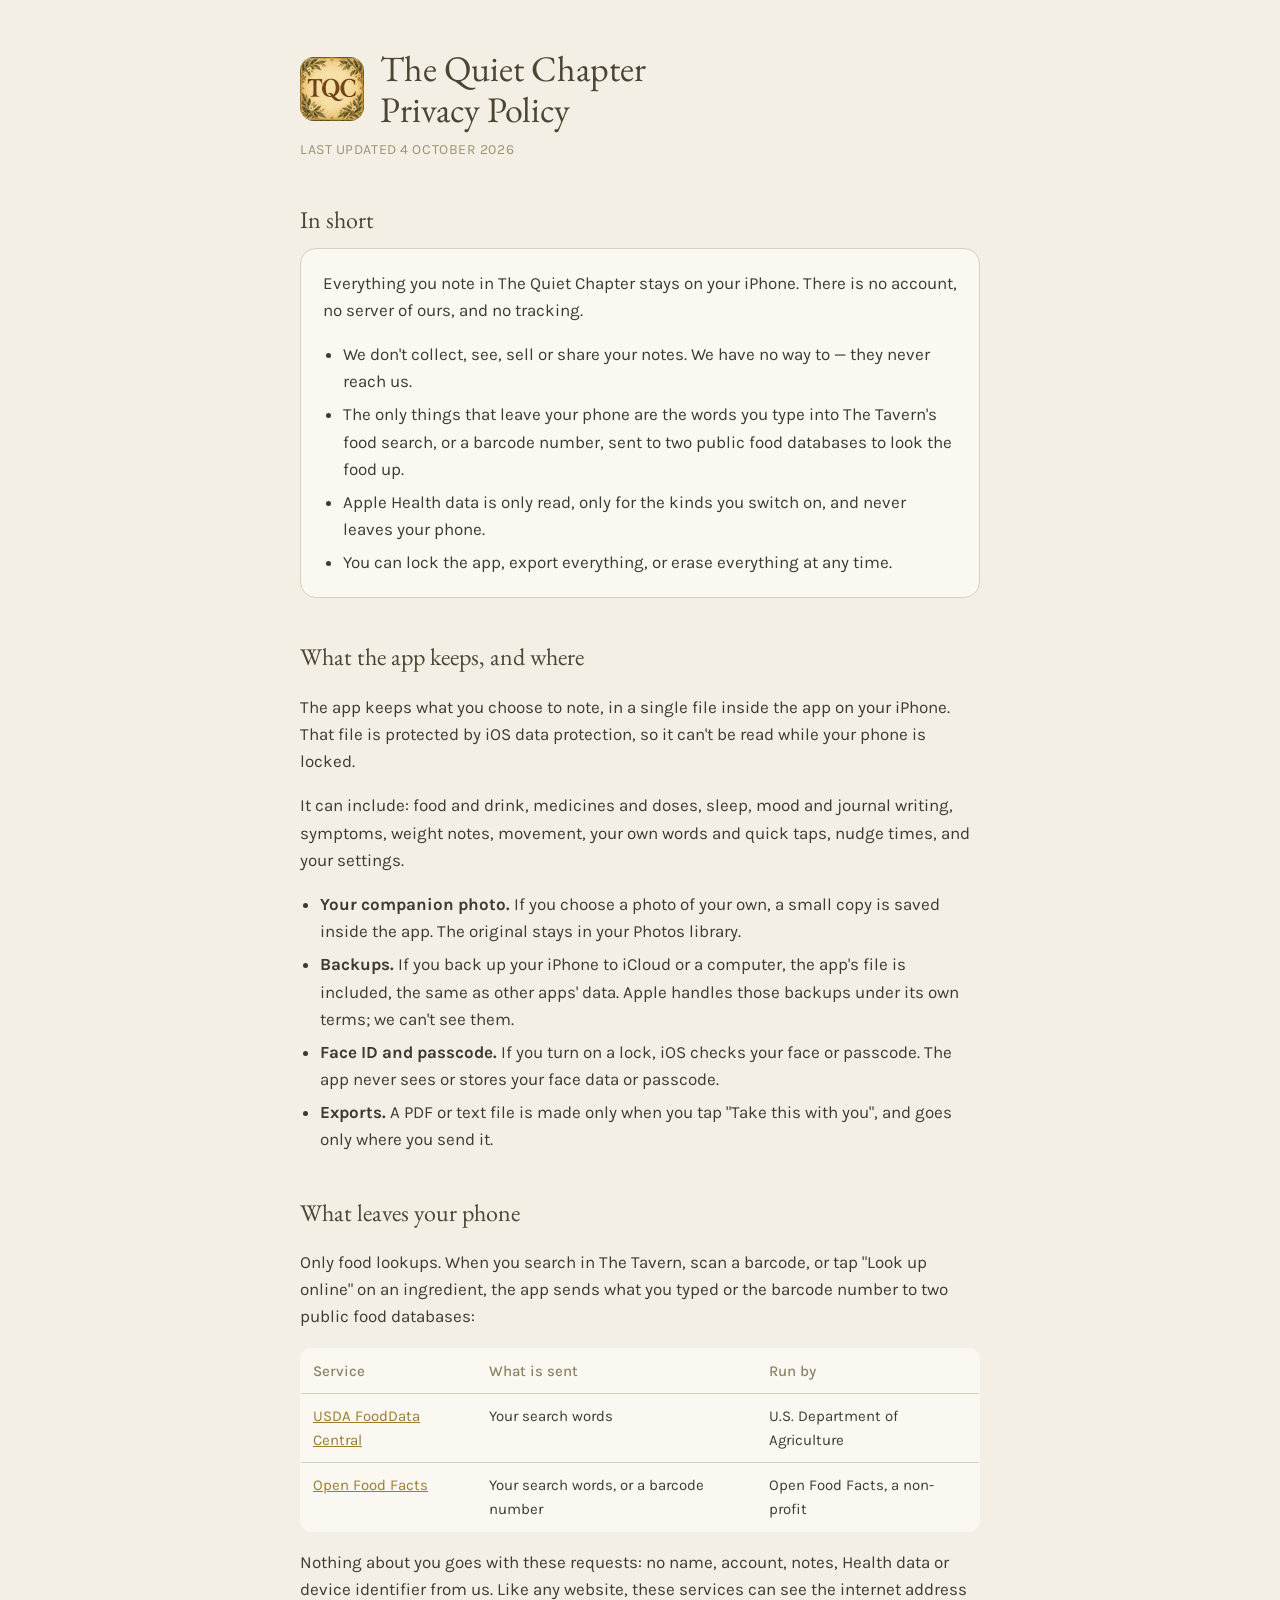
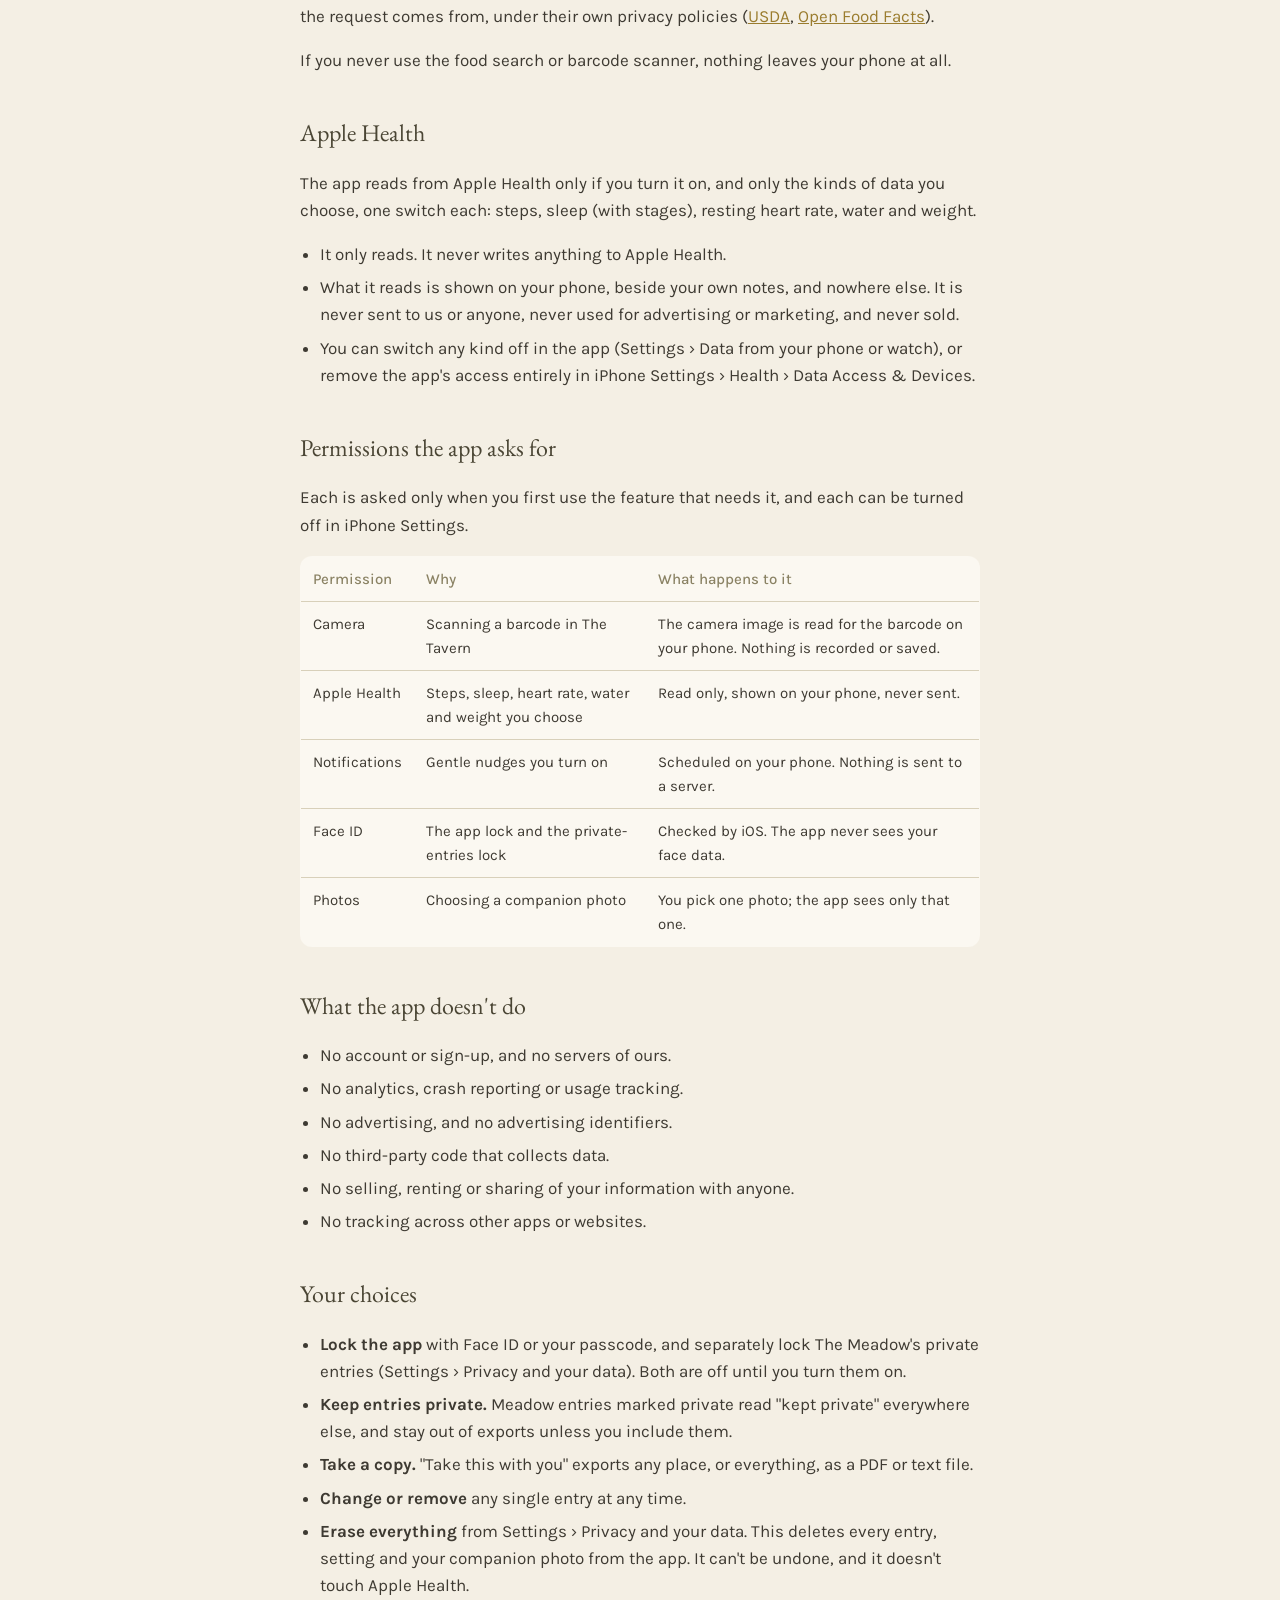
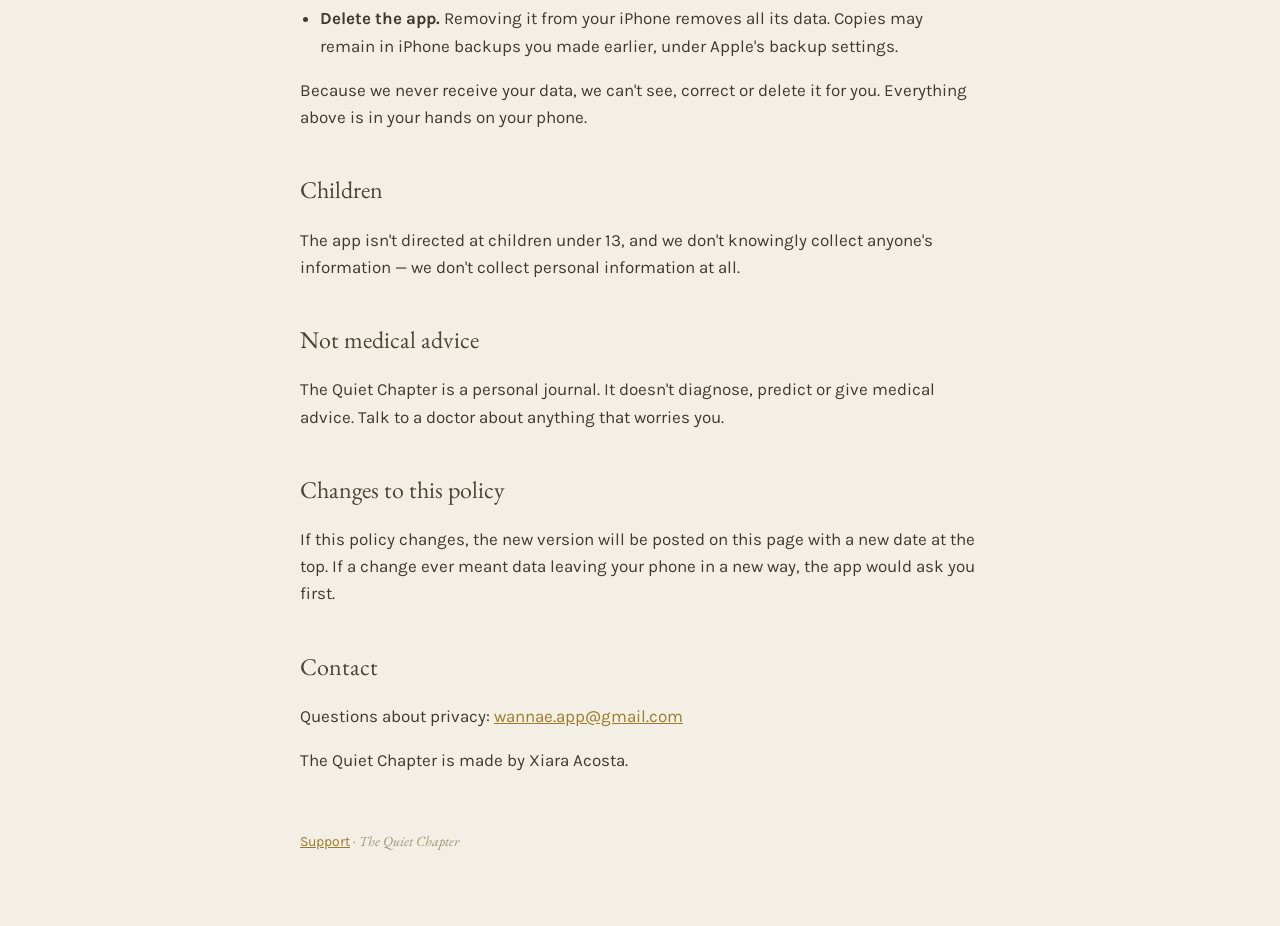
<file: index.html>
<!doctype html>
<html lang="en">
<head>
  <meta charset="utf-8">
  <meta name="viewport" content="width=device-width, initial-scale=1">
  <title>Privacy Policy · The Quiet Chapter</title>
  <meta name="description" content="How The Quiet Chapter handles your information: everything you note stays on your iPhone.">
  <link rel="preconnect" href="https://fonts.googleapis.com">
  <link rel="preconnect" href="https://fonts.gstatic.com" crossorigin>
  <link href="https://fonts.googleapis.com/css2?family=EB+Garamond:ital@0;1&family=Karla:wght@400;500&display=swap" rel="stylesheet">
  <link rel="stylesheet" href="style.css">
  <link rel="icon" href="icon.png">
</head>
<body>
<main>
  <header>
    <img src="icon.png" alt="">
    <h1>The Quiet Chapter<br>Privacy Policy</h1>
  </header>
  <p class="updated">Last updated 4 October 2026</p>

  <h2>In short</h2>
  <div class="card">
    <p>Everything you note in The Quiet Chapter stays on your iPhone. There is no account, no server of ours, and no tracking.</p>
    <ul>
      <li>We don't collect, see, sell or share your notes. We have no way to — they never reach us.</li>
      <li>The only things that leave your phone are the words you type into The Tavern's food search, or a barcode number, sent to two public food databases to look the food up.</li>
      <li>Apple Health data is only read, only for the kinds you switch on, and never leaves your phone.</li>
      <li>You can lock the app, export everything, or erase everything at any time.</li>
    </ul>
  </div>

  <h2>What the app keeps, and where</h2>
  <p>The app keeps what you choose to note, in a single file inside the app on your iPhone. That file is protected by iOS data protection, so it can't be read while your phone is locked.</p>
  <p>It can include: food and drink, medicines and doses, sleep, mood and journal writing, symptoms, weight notes, movement, your own words and quick taps, nudge times, and your settings.</p>
  <ul>
    <li><strong>Your companion photo.</strong> If you choose a photo of your own, a small copy is saved inside the app. The original stays in your Photos library.</li>
    <li><strong>Backups.</strong> If you back up your iPhone to iCloud or a computer, the app's file is included, the same as other apps' data. Apple handles those backups under its own terms; we can't see them.</li>
    <li><strong>Face ID and passcode.</strong> If you turn on a lock, iOS checks your face or passcode. The app never sees or stores your face data or passcode.</li>
    <li><strong>Exports.</strong> A PDF or text file is made only when you tap "Take this with you", and goes only where you send it.</li>
  </ul>

  <h2>What leaves your phone</h2>
  <p>Only food lookups. When you search in The Tavern, scan a barcode, or tap "Look up online" on an ingredient, the app sends what you typed or the barcode number to two public food databases:</p>
  <table>
    <thead><tr><th>Service</th><th>What is sent</th><th>Run by</th></tr></thead>
    <tbody>
      <tr><td><a href="https://fdc.nal.usda.gov">USDA FoodData Central</a></td><td>Your search words</td><td>U.S. Department of Agriculture</td></tr>
      <tr><td><a href="https://world.openfoodfacts.org">Open Food Facts</a></td><td>Your search words, or a barcode number</td><td>Open Food Facts, a non-profit</td></tr>
    </tbody>
  </table>
  <p>Nothing about you goes with these requests: no name, account, notes, Health data or device identifier from us. Like any website, these services can see the internet address the request comes from, under their own privacy policies (<a href="https://www.usda.gov/privacy-policy">USDA</a>, <a href="https://world.openfoodfacts.org/privacy">Open Food Facts</a>).</p>
  <p>If you never use the food search or barcode scanner, nothing leaves your phone at all.</p>

  <h2>Apple Health</h2>
  <p>The app reads from Apple Health only if you turn it on, and only the kinds of data you choose, one switch each: steps, sleep (with stages), resting heart rate, water and weight.</p>
  <ul>
    <li>It only reads. It never writes anything to Apple Health.</li>
    <li>What it reads is shown on your phone, beside your own notes, and nowhere else. It is never sent to us or anyone, never used for advertising or marketing, and never sold.</li>
    <li>You can switch any kind off in the app (Settings › Data from your phone or watch), or remove the app's access entirely in iPhone Settings › Health › Data Access &amp; Devices.</li>
  </ul>

  <h2>Permissions the app asks for</h2>
  <p>Each is asked only when you first use the feature that needs it, and each can be turned off in iPhone Settings.</p>
  <table>
    <thead><tr><th>Permission</th><th>Why</th><th>What happens to it</th></tr></thead>
    <tbody>
      <tr><td>Camera</td><td>Scanning a barcode in The Tavern</td><td>The camera image is read for the barcode on your phone. Nothing is recorded or saved.</td></tr>
      <tr><td>Apple Health</td><td>Steps, sleep, heart rate, water and weight you choose</td><td>Read only, shown on your phone, never sent.</td></tr>
      <tr><td>Notifications</td><td>Gentle nudges you turn on</td><td>Scheduled on your phone. Nothing is sent to a server.</td></tr>
      <tr><td>Face ID</td><td>The app lock and the private-entries lock</td><td>Checked by iOS. The app never sees your face data.</td></tr>
      <tr><td>Photos</td><td>Choosing a companion photo</td><td>You pick one photo; the app sees only that one.</td></tr>
    </tbody>
  </table>

  <h2>What the app doesn't do</h2>
  <ul>
    <li>No account or sign-up, and no servers of ours.</li>
    <li>No analytics, crash reporting or usage tracking.</li>
    <li>No advertising, and no advertising identifiers.</li>
    <li>No third-party code that collects data.</li>
    <li>No selling, renting or sharing of your information with anyone.</li>
    <li>No tracking across other apps or websites.</li>
  </ul>

  <h2>Your choices</h2>
  <ul>
    <li><strong>Lock the app</strong> with Face ID or your passcode, and separately lock The Meadow's private entries (Settings › Privacy and your data). Both are off until you turn them on.</li>
    <li><strong>Keep entries private.</strong> Meadow entries marked private read "kept private" everywhere else, and stay out of exports unless you include them.</li>
    <li><strong>Take a copy.</strong> "Take this with you" exports any place, or everything, as a PDF or text file.</li>
    <li><strong>Change or remove</strong> any single entry at any time.</li>
    <li><strong>Erase everything</strong> from Settings › Privacy and your data. This deletes every entry, setting and your companion photo from the app. It can't be undone, and it doesn't touch Apple Health.</li>
    <li><strong>Delete the app.</strong> Removing it from your iPhone removes all its data. Copies may remain in iPhone backups you made earlier, under Apple's backup settings.</li>
  </ul>
  <p>Because we never receive your data, we can't see, correct or delete it for you. Everything above is in your hands on your phone.</p>

  <h2>Children</h2>
  <p>The app isn't directed at children under 13, and we don't knowingly collect anyone's information — we don't collect personal information at all.</p>

  <h2>Not medical advice</h2>
  <p>The Quiet Chapter is a personal journal. It doesn't diagnose, predict or give medical advice. Talk to a doctor about anything that worries you.</p>

  <h2>Changes to this policy</h2>
  <p>If this policy changes, the new version will be posted on this page with a new date at the top. If a change ever meant data leaving your phone in a new way, the app would ask you first.</p>

  <h2>Contact</h2>
  <p>Questions about privacy: <a href="mailto:wannae.app@gmail.com">wannae.app@gmail.com</a></p>
  <p>The Quiet Chapter is made by Xiara Acosta.</p>

  <footer>
    <a href="support.html">Support</a> · <span class="quiet">The Quiet Chapter</span>
  </footer>
</main>
</body>
</html>
</file>
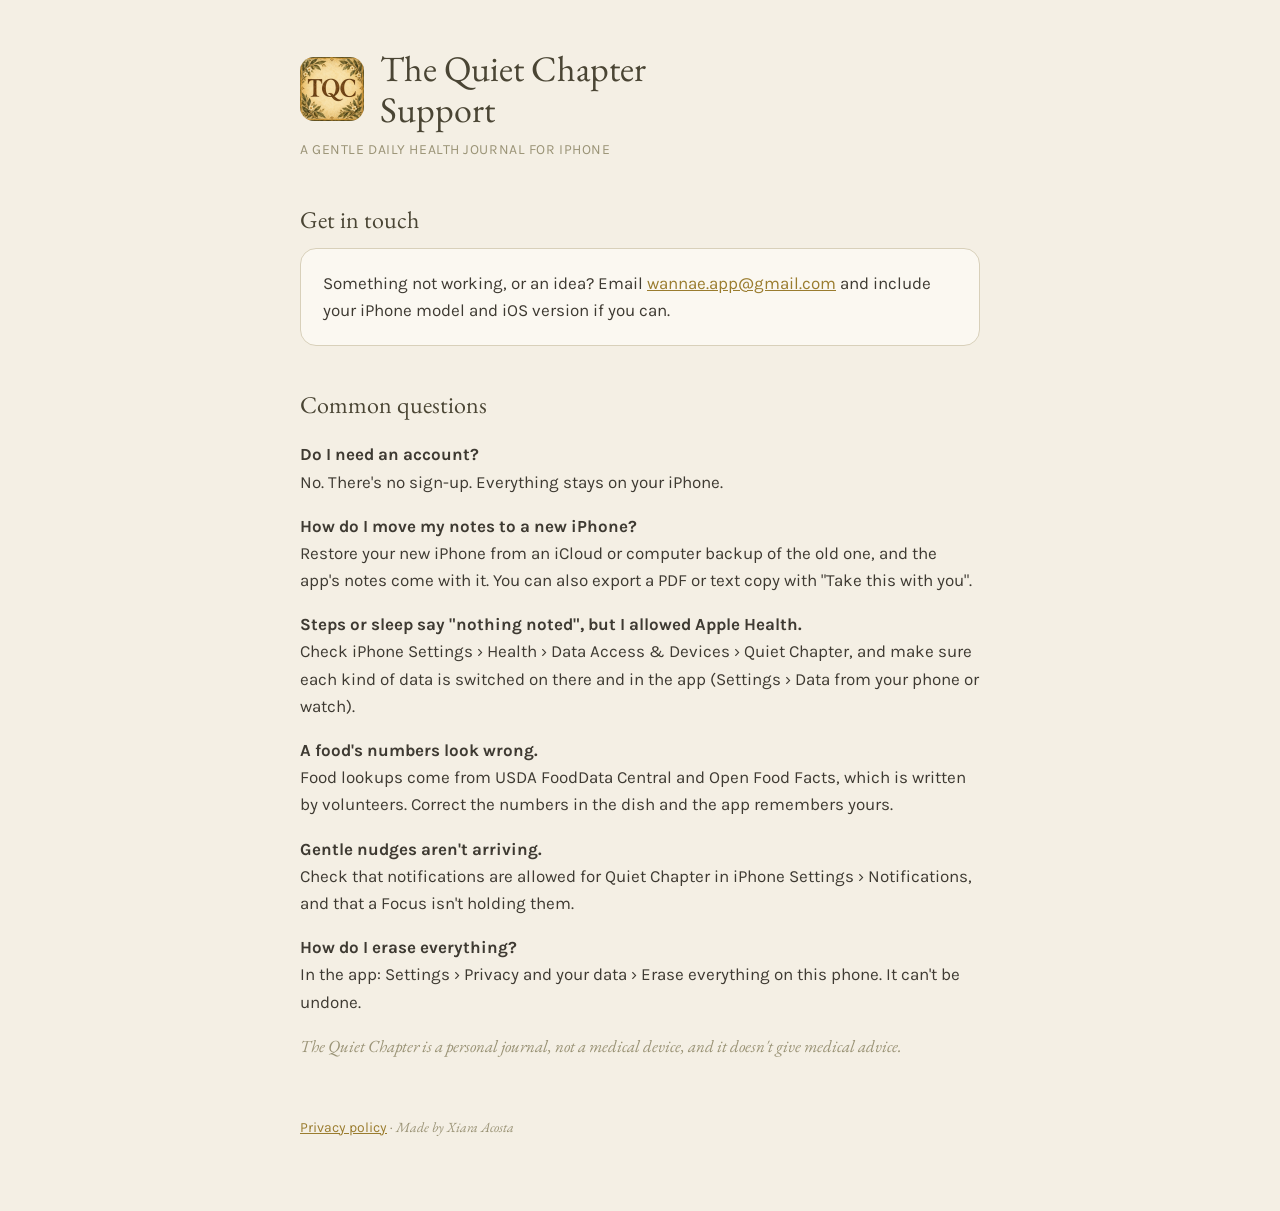
<file: support.html>
<!doctype html>
<html lang="en">
<head>
  <meta charset="utf-8">
  <meta name="viewport" content="width=device-width, initial-scale=1">
  <title>Support · The Quiet Chapter</title>
  <meta name="description" content="Help and contact for The Quiet Chapter, a gentle daily health journal for iPhone.">
  <link rel="preconnect" href="https://fonts.googleapis.com">
  <link rel="preconnect" href="https://fonts.gstatic.com" crossorigin>
  <link href="https://fonts.googleapis.com/css2?family=EB+Garamond:ital@0;1&family=Karla:wght@400;500&display=swap" rel="stylesheet">
  <link rel="stylesheet" href="style.css">
  <link rel="icon" href="icon.png">
</head>
<body>
<main>
  <header>
    <img src="icon.png" alt="">
    <h1>The Quiet Chapter<br>Support</h1>
  </header>
  <p class="updated">A gentle daily health journal for iPhone</p>

  <h2>Get in touch</h2>
  <div class="card">
    <p>Something not working, or an idea? Email <a href="mailto:wannae.app@gmail.com">wannae.app@gmail.com</a> and include your iPhone model and iOS version if you can.</p>
  </div>

  <h2>Common questions</h2>

  <p><strong>Do I need an account?</strong><br>
  No. There's no sign-up. Everything stays on your iPhone.</p>

  <p><strong>How do I move my notes to a new iPhone?</strong><br>
  Restore your new iPhone from an iCloud or computer backup of the old one, and the app's notes come with it. You can also export a PDF or text copy with "Take this with you".</p>

  <p><strong>Steps or sleep say "nothing noted", but I allowed Apple Health.</strong><br>
  Check iPhone Settings › Health › Data Access &amp; Devices › Quiet Chapter, and make sure each kind of data is switched on there and in the app (Settings › Data from your phone or watch).</p>

  <p><strong>A food's numbers look wrong.</strong><br>
  Food lookups come from USDA FoodData Central and Open Food Facts, which is written by volunteers. Correct the numbers in the dish and the app remembers yours.</p>

  <p><strong>Gentle nudges aren't arriving.</strong><br>
  Check that notifications are allowed for Quiet Chapter in iPhone Settings › Notifications, and that a Focus isn't holding them.</p>

  <p><strong>How do I erase everything?</strong><br>
  In the app: Settings › Privacy and your data › Erase everything on this phone. It can't be undone.</p>

  <p class="quiet">The Quiet Chapter is a personal journal, not a medical device, and it doesn't give medical advice.</p>

  <footer>
    <a href="index.html">Privacy policy</a> · <span class="quiet">Made by Xiara Acosta</span>
  </footer>
</main>
</body>
</html>
</file>
<file: style.css>
:root {
  --paper: #F4EFE4;
  --card: #FBF8F1;
  --line: #D8D0BA;
  --ink: #3E3A32;
  --ink-soft: #4A4534;
  --muted: #8A8264;
  --faint: #9A9376;
  --link: #9A7C2E;
}

* { box-sizing: border-box; }

body {
  margin: 0;
  background: var(--paper);
  color: var(--ink);
  font: 400 17px/1.6 "Karla", system-ui, -apple-system, sans-serif;
}

main {
  max-width: 720px;
  margin: 0 auto;
  padding: 48px 20px 72px;
}

header {
  display: flex;
  align-items: center;
  gap: 16px;
  margin-bottom: 8px;
}

header img {
  width: 64px;
  height: 64px;
  border-radius: 14px;
}

h1, h2 {
  font-family: "EB Garamond", Georgia, serif;
  font-weight: 400;
  color: var(--ink-soft);
}

h1 { font-size: 36px; line-height: 1.15; margin: 0; }
h2 { font-size: 24px; margin: 40px 0 8px; }

.updated {
  color: var(--faint);
  font-size: 14px;
  letter-spacing: 0.04em;
  text-transform: uppercase;
  margin: 4px 0 28px;
}

.card {
  background: var(--card);
  border: 1px solid var(--line);
  border-radius: 16px;
  padding: 4px 22px;
}

a { color: var(--link); }

ul { padding-left: 1.2em; }
li { margin: 6px 0; }

table {
  width: 100%;
  border-collapse: collapse;
  background: var(--card);
  border: 1px solid var(--line);
  border-radius: 12px;
  overflow: hidden;
  font-size: 15px;
}

th, td {
  text-align: left;
  vertical-align: top;
  padding: 10px 12px;
  border-bottom: 1px solid var(--line);
}

th { color: var(--muted); font-weight: 500; }
tr:last-child td { border-bottom: 0; }

.quiet {
  font-family: "EB Garamond", Georgia, serif;
  font-style: italic;
  color: var(--faint);
}

footer {
  margin-top: 56px;
  color: var(--faint);
  font-size: 14px;
}

@media (max-width: 560px) {
  body { font-size: 16px; }
  h1 { font-size: 30px; }
  table, thead, tbody, tr, th, td { display: block; }
  thead { display: none; }
  td { border-bottom: 0; padding: 4px 12px; }
  tr { border-bottom: 1px solid var(--line); padding: 8px 0; }
  td:first-child { font-weight: 500; }
}
</file>
